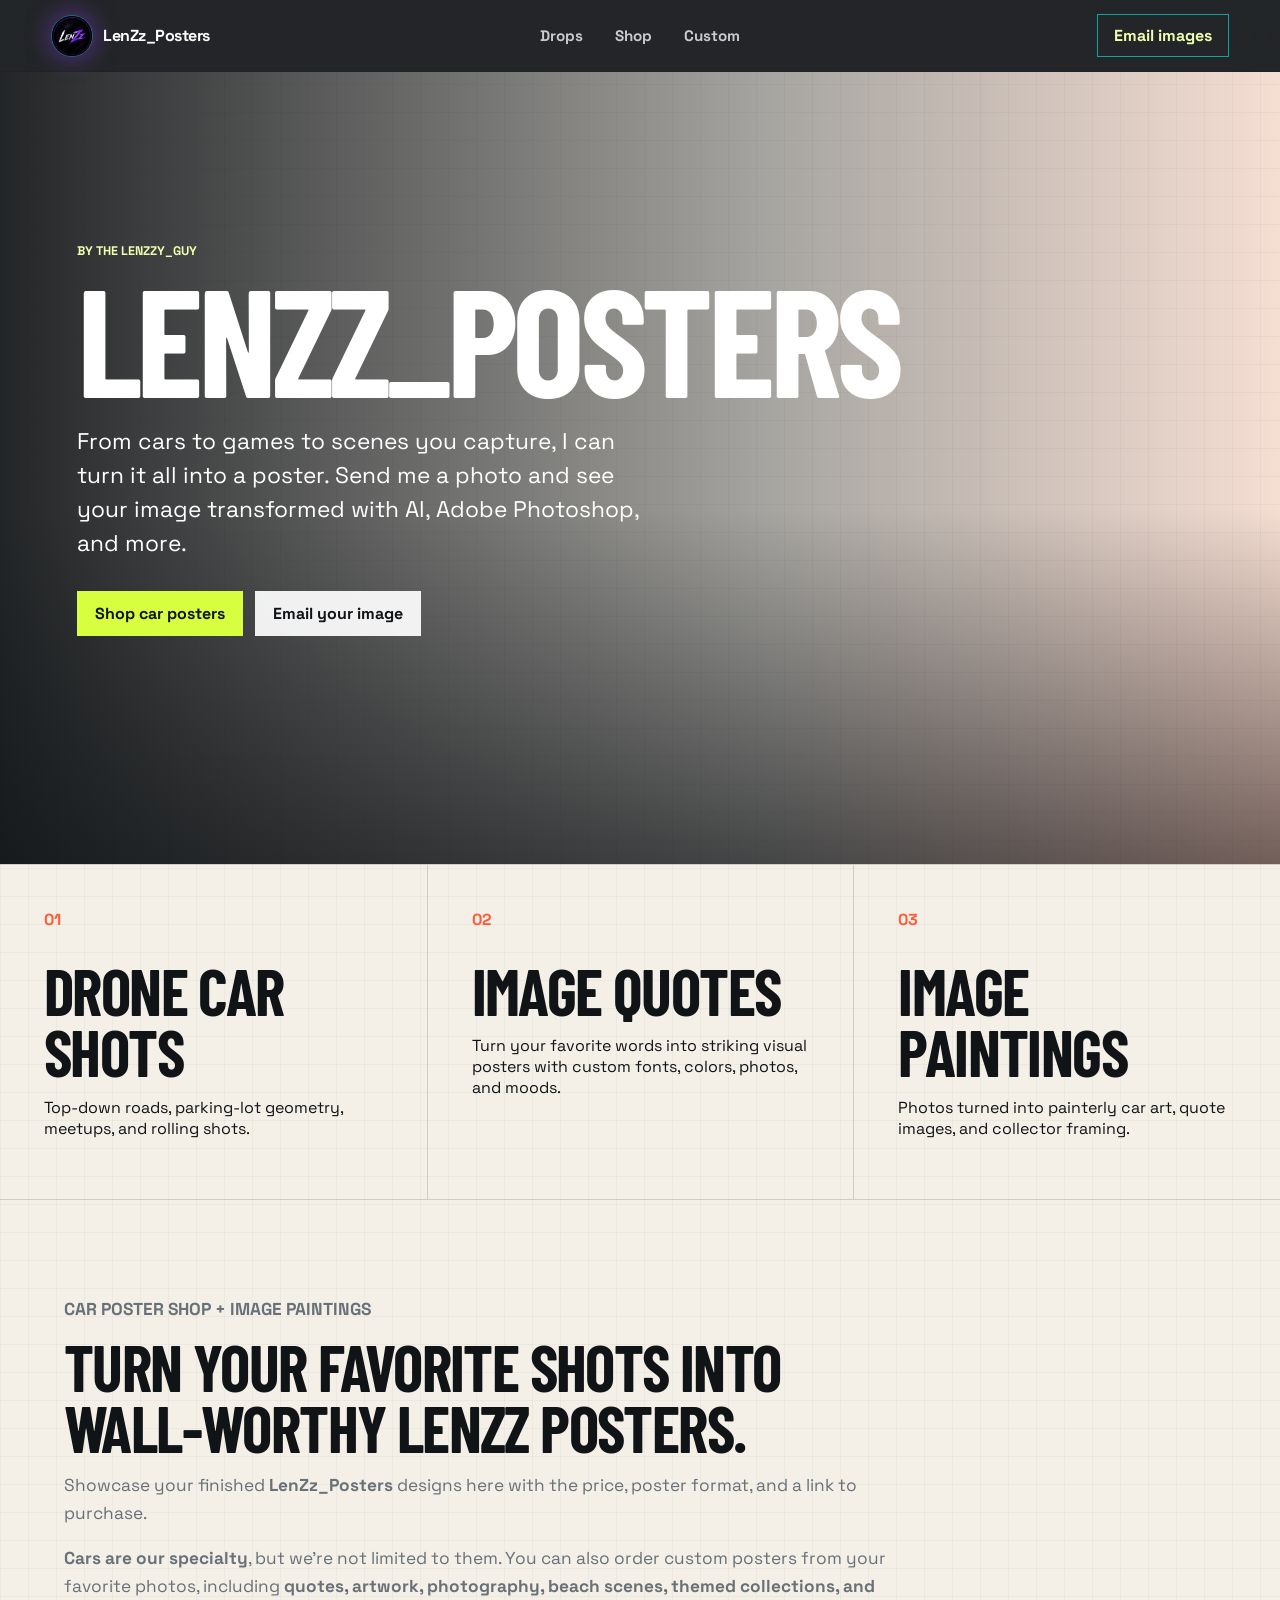
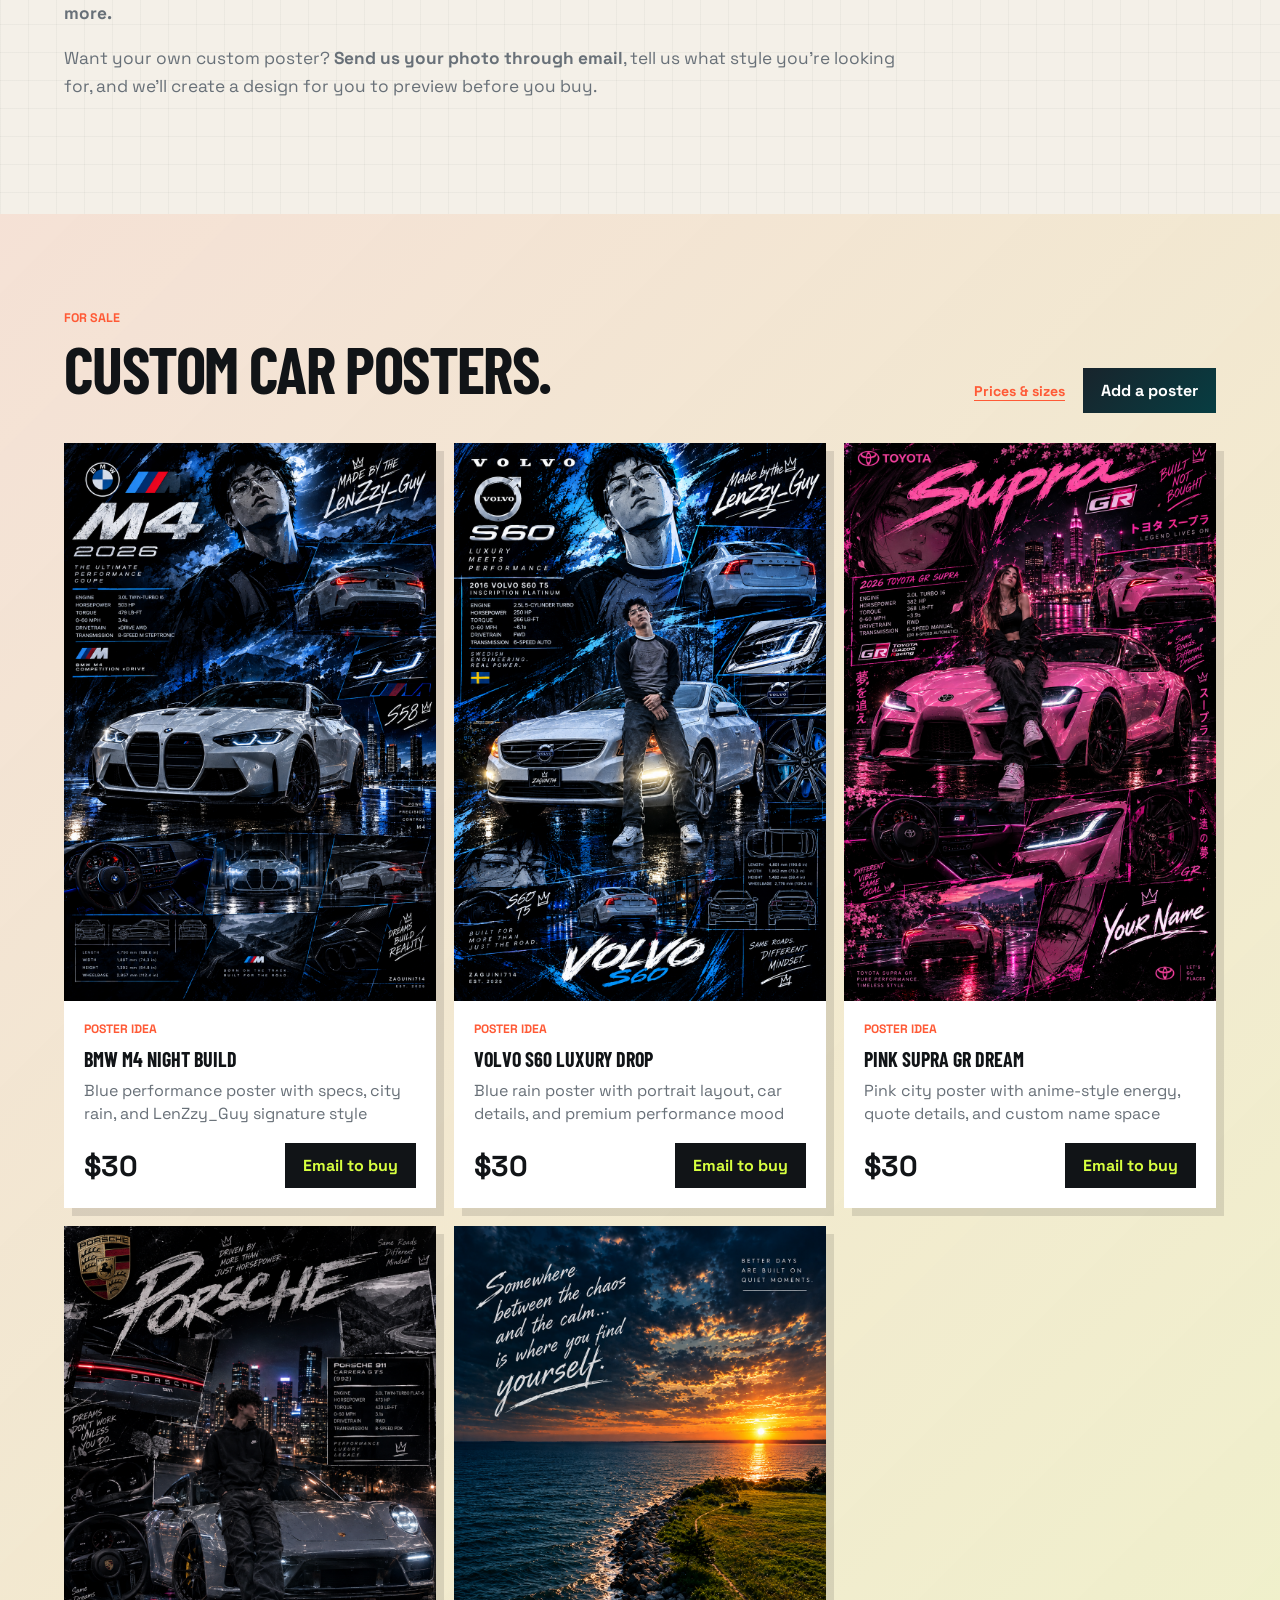
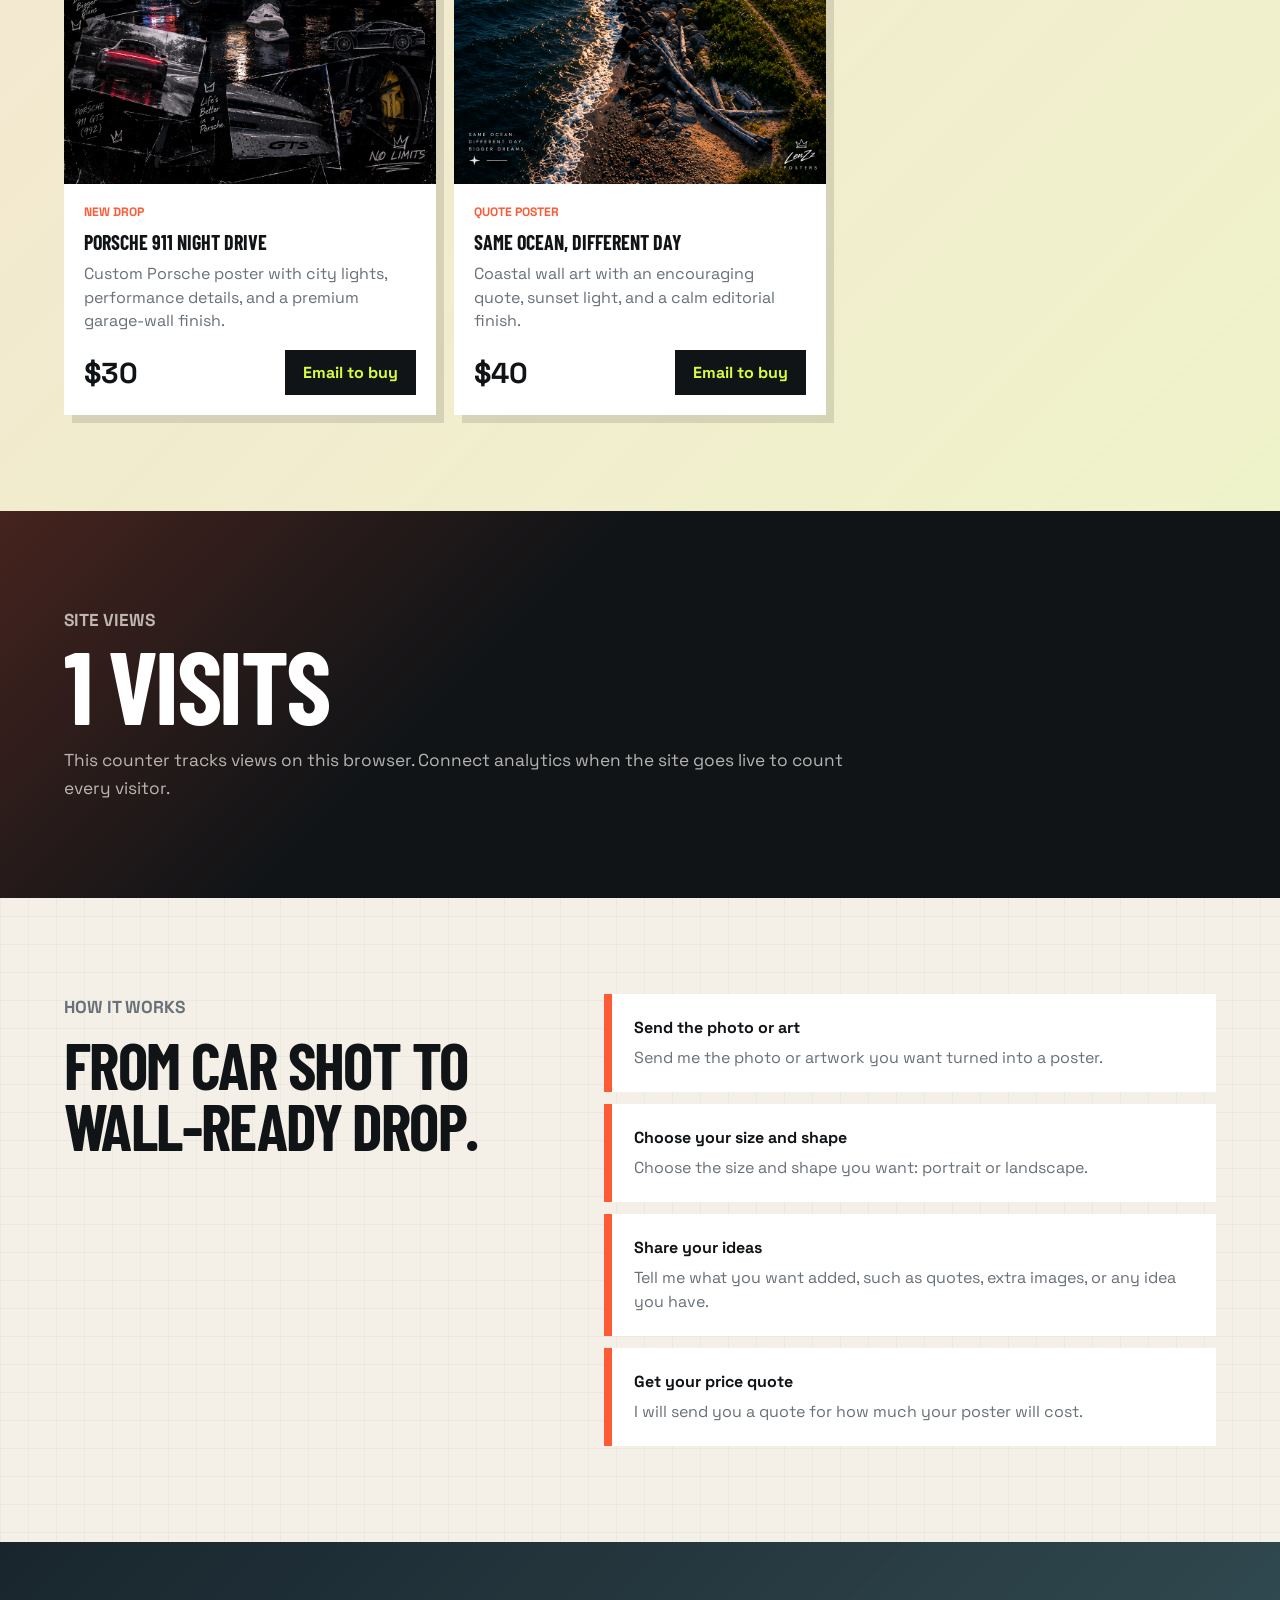
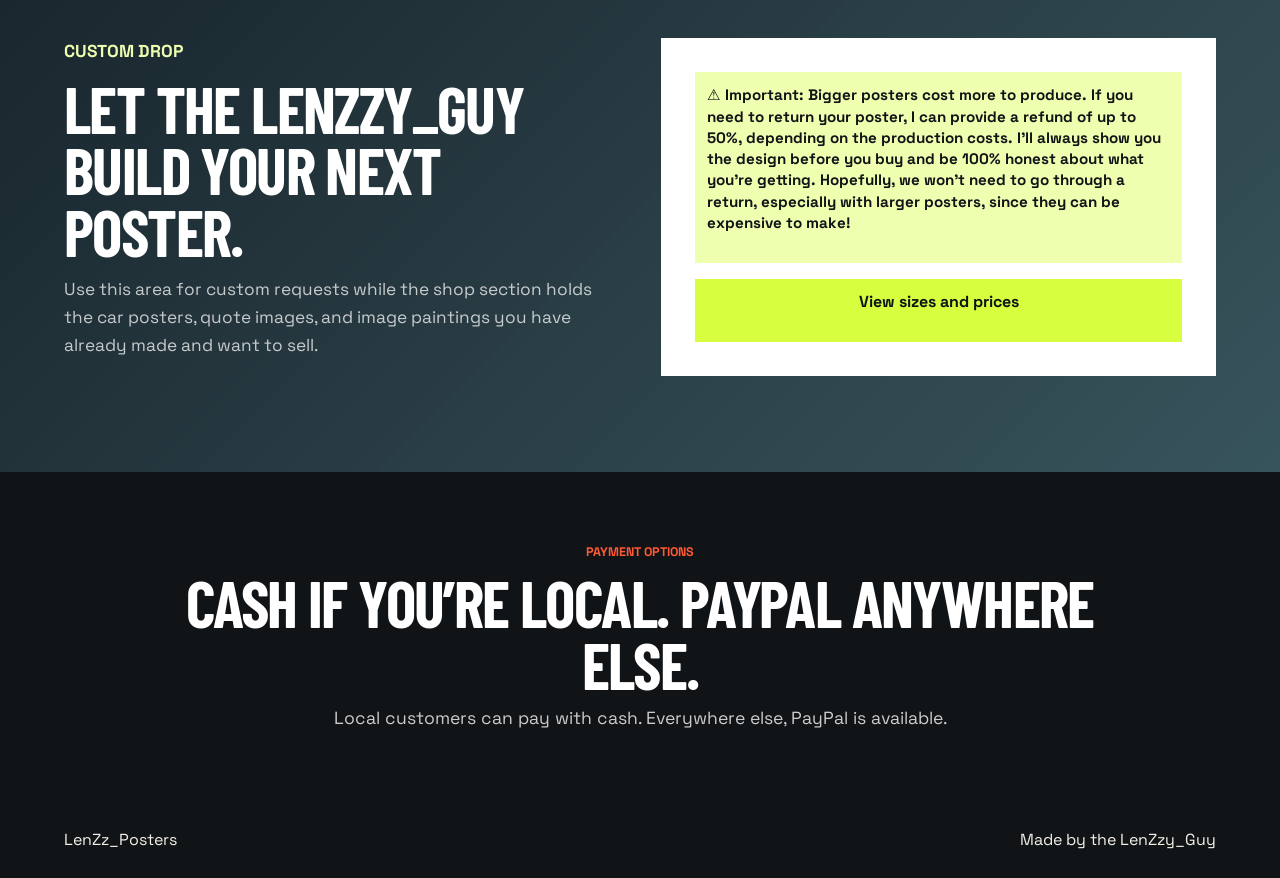
<file: index.html>
<!DOCTYPE html>
<html lang="en">
  <head>
    <meta charset="UTF-8" />
    <meta name="viewport" content="width=device-width, initial-scale=1.0" />
    <title>LenZz_Posters | Car Poster Drops</title>
    <meta
      name="description"
      content="LenZz_Posters by the LenZzy_Guy sells cinematic car posters, drone-shot edits, quote images, and image paintings."
    />
    <link rel="preconnect" href="https://images.unsplash.com" />
    <link rel="stylesheet" href="styles.css" />
  </head>
  <body class="is-loading">
    <div class="loader" aria-label="Loading LenZz Posters">
      <div class="loader-glow"></div>
      <img src="assets/lenzz-logo.png" alt="LenZz logo" />
      <p>Loading LenZz_Posters</p>
      <span></span>
    </div>

    <header class="site-header" aria-label="Primary navigation">
      <a class="brand-mark" href="#top" aria-label="LenZz_Posters home">
        <img class="brand-logo" src="assets/lenzz-logo.png" alt="" />
        <span>LenZz_Posters</span>
      </a>
      <nav class="nav-links" aria-label="Site sections">
        <a href="#drops">Drops</a>
        <a href="#shop">Shop</a>
        <a href="#custom">Custom</a>
      </nav>
      <a class="header-action" href="mailto:Zaguini757@outlook.com">Email images</a>
    </header>

    <main id="top">
      <section class="hero" aria-label="LenZz Posters introduction">
        <div class="hero-media" role="img" aria-label="Sports car on an open road"></div>
        <div class="hero-shade"></div>
        <div class="hero-content">
          <p class="eyebrow">By the LenZzy_Guy</p>
          <h1>LenZz_Posters</h1>
          <p class="hero-copy">
            From cars to games to scenes you capture, I can turn it all into a
            poster. Send me a photo and see your image transformed with AI,
            Adobe Photoshop, and more.
          </p>
          <div class="hero-actions">
            <a class="button primary" href="#shop">Shop car posters</a>
            <a class="button secondary" href="mailto:Zaguini757@outlook.com">Email your image</a>
          </div>
        </div>
      </section>

      <section class="drop-strip" id="drops" aria-label="Featured poster styles">
        <article>
          <span class="stat">01</span>
          <h2>Drone Car Shots</h2>
          <p>Top-down roads, parking-lot geometry, meetups, and rolling shots.</p>
        </article>
        <article>
          <span class="stat">02</span>
          <h2>Image Quotes</h2>
          <p>Turn your favorite words into striking visual posters with custom fonts, colors, photos, and moods.</p>
        </article>
        <article>
          <span class="stat">03</span>
          <h2>Image Paintings</h2>
          <p>Photos turned into painterly car art, quote images, and collector framing.</p>
        </article>
      </section>

      <section class="section-intro">
        <p class="eyebrow">Car poster shop + image paintings</p>
        <h2>Turn Your Favorite Shots Into Wall-Worthy LenZz Posters.</h2>
          <p>
            Showcase your finished <strong>LenZz_Posters</strong> designs here
            with the price, poster format, and a link to purchase.
          </p>
          <p>
            <strong>Cars are our specialty</strong>, but we're not limited to
            them. You can also order custom posters from your favorite photos,
            including <strong>quotes, artwork, photography, beach scenes,
            themed collections, and more.</strong>
          </p>
          <p>
            Want your own custom poster? <strong>Send us your photo through
            email</strong>, tell us what style you're looking for, and we'll
            create a design for you to preview before you buy.
          </p>
      </section>

      <section class="shop-section" id="shop" aria-label="Car posters for sale">
        <div class="shop-heading">
          <div>
            <p class="eyebrow">For sale</p>
            <h2>Custom Car Posters.</h2>
          </div>
          <div class="shop-heading-actions">
            <a class="text-link" href="sizes.html">Prices &amp; sizes</a>
            <a class="button secondary dark" href="#add-drop">Add a poster</a>
          </div>
        </div>

        <div class="shop-grid">
          <article class="sale-card poster-idea-card">
            <img
              src="assets/bmw-m4-poster-idea.png"
              alt="BMW M4 blue and black performance poster idea"
            />
            <div class="sale-info">
              <span class="tag">Poster Idea</span>
              <h3>BMW M4 Night Build</h3>
              <p>Blue performance poster with specs, city rain, and LenZzy_Guy signature style</p>
              <div class="price-row">
                <strong>$30</strong>
                <a href="mailto:Zaguini757@outlook.com">Email to buy</a>
              </div>
            </div>
          </article>

          <article class="sale-card poster-idea-card">
            <img
              src="assets/volvo-s60-poster-idea.png"
              alt="Volvo S60 blue and black luxury performance poster idea"
            />
            <div class="sale-info">
              <span class="tag">Poster Idea</span>
              <h3>Volvo S60 Luxury Drop</h3>
              <p>Blue rain poster with portrait layout, car details, and premium performance mood</p>
              <div class="price-row">
                <strong>$30</strong>
                <a href="mailto:Zaguini757@outlook.com">Email to buy</a>
              </div>
            </div>
          </article>

          <article class="sale-card poster-idea-card">
            <img
              src="assets/toyota-supra-poster-idea.png"
              alt="Toyota Supra pink city poster idea"
            />
            <div class="sale-info">
              <span class="tag">Poster Idea</span>
              <h3>Pink Supra GR Dream</h3>
              <p>Pink city poster with anime-style energy, quote details, and custom name space</p>
              <div class="price-row">
                <strong>$30</strong>
                <a href="mailto:Zaguini757@outlook.com">Email to buy</a>
              </div>
            </div>
          </article>

          <article class="sale-card poster-idea-card" id="add-drop">
            <img
              src="assets/ChatGPT%20Image%20Sep%2011,%202026,%2012_31_18%20PM.png"
              alt="Porsche 911 GT3S custom car poster with city lights and performance details"
            />
            <div class="sale-info">
              <span class="tag">New Drop</span>
              <h3>Porsche 911 Night Drive</h3>
              <p>Custom Porsche poster with city lights, performance details, and a premium garage-wall finish.</p>
              <div class="price-row">
                <strong>$30</strong>
                <a href="mailto:Zaguini757@outlook.com">Email to buy</a>
              </div>
            </div>
          </article>

          <article class="sale-card poster-idea-card">
            <img
              class="coastal-poster-image"
              src="assets/7f6ddce6-b43d-48e5-93f0-70e098652c6c.png"
              alt="Coastal sunset poster with quote text and LenZz Posters branding in the corners"
              loading="eager"
            />
            <div class="sale-info">
              <span class="tag">Quote Poster</span>
              <h3>Same Ocean, Different Day</h3>
              <p>Coastal wall art with an encouraging quote, sunset light, and a calm editorial finish.</p>
              <div class="price-row">
                <strong>$40</strong>
                <a href="mailto:Zaguini757@outlook.com">Email to buy</a>
              </div>
            </div>
          </article>
        </div>
      </section>

      <section class="views-section" aria-label="Site view counter">
        <div>
          <p class="eyebrow">Site views</p>
          <h2><span id="view-count">0</span> visits</h2>
          <p>
            This counter tracks views on this browser. Connect analytics when
            the site goes live to count every visitor.
          </p>
        </div>
      </section>

      <section class="process-band" aria-label="Poster creation process">
        <div class="process-copy">
          <p class="eyebrow">How it works</p>
          <h2>From car shot to wall-ready drop.</h2>
        </div>
        <ol class="steps">
          <li>
            <span>Send the photo or art</span>
            Send me the photo or artwork you want turned into a poster.
          </li>
          <li>
            <span>Choose your size and shape</span>
            Choose the size and shape you want: portrait or landscape.
          </li>
          <li>
            <span>Share your ideas</span>
            Tell me what you want added, such as quotes, extra images, or any idea you have.
          </li>
          <li>
            <span>Get your price quote</span>
            I will send you a quote for how much your poster will cost.
          </li>
        </ol>
      </section>

      <section class="custom-panel" id="custom" aria-label="Custom poster request">
        <div class="custom-copy">
          <p class="eyebrow">Custom drop</p>
          <h2>Let the LenZzy_Guy build your next poster.</h2>
          <p>
            Use this area for custom requests while the shop section holds the
            car posters, quote images, and image paintings you have already
            made and want to sell.
          </p>
        </div>
        <div class="custom-action">
          <p class="form-note">
            ⚠️ <strong>Important:</strong> Bigger posters cost more to produce.
            If you need to return your poster, I can provide a
            <strong>refund of up to 50%</strong>, depending on the production
            costs. I’ll always show you the design <strong>before you buy</strong>
            and be 100% honest about what you’re getting. Hopefully, we won’t
            need to go through a return, especially with larger posters, since
            they can be expensive to make!
          </p>
          <a class="button primary" href="sizes.html">View sizes and prices</a>
        </div>
      </section>
    </main>

    <section class="payment-banner" aria-label="Payment options">
      <p class="eyebrow">Payment options</p>
      <h2>Cash if you’re local. PayPal anywhere else.</h2>
      <p>Local customers can pay with cash. Everywhere else, PayPal is available.</p>
    </section>

    <footer class="site-footer">
      <span>LenZz_Posters</span>
      <span>Made by the LenZzy_Guy</span>
    </footer>

    <script src="script.js"></script>
  </body>
</html>
</file>
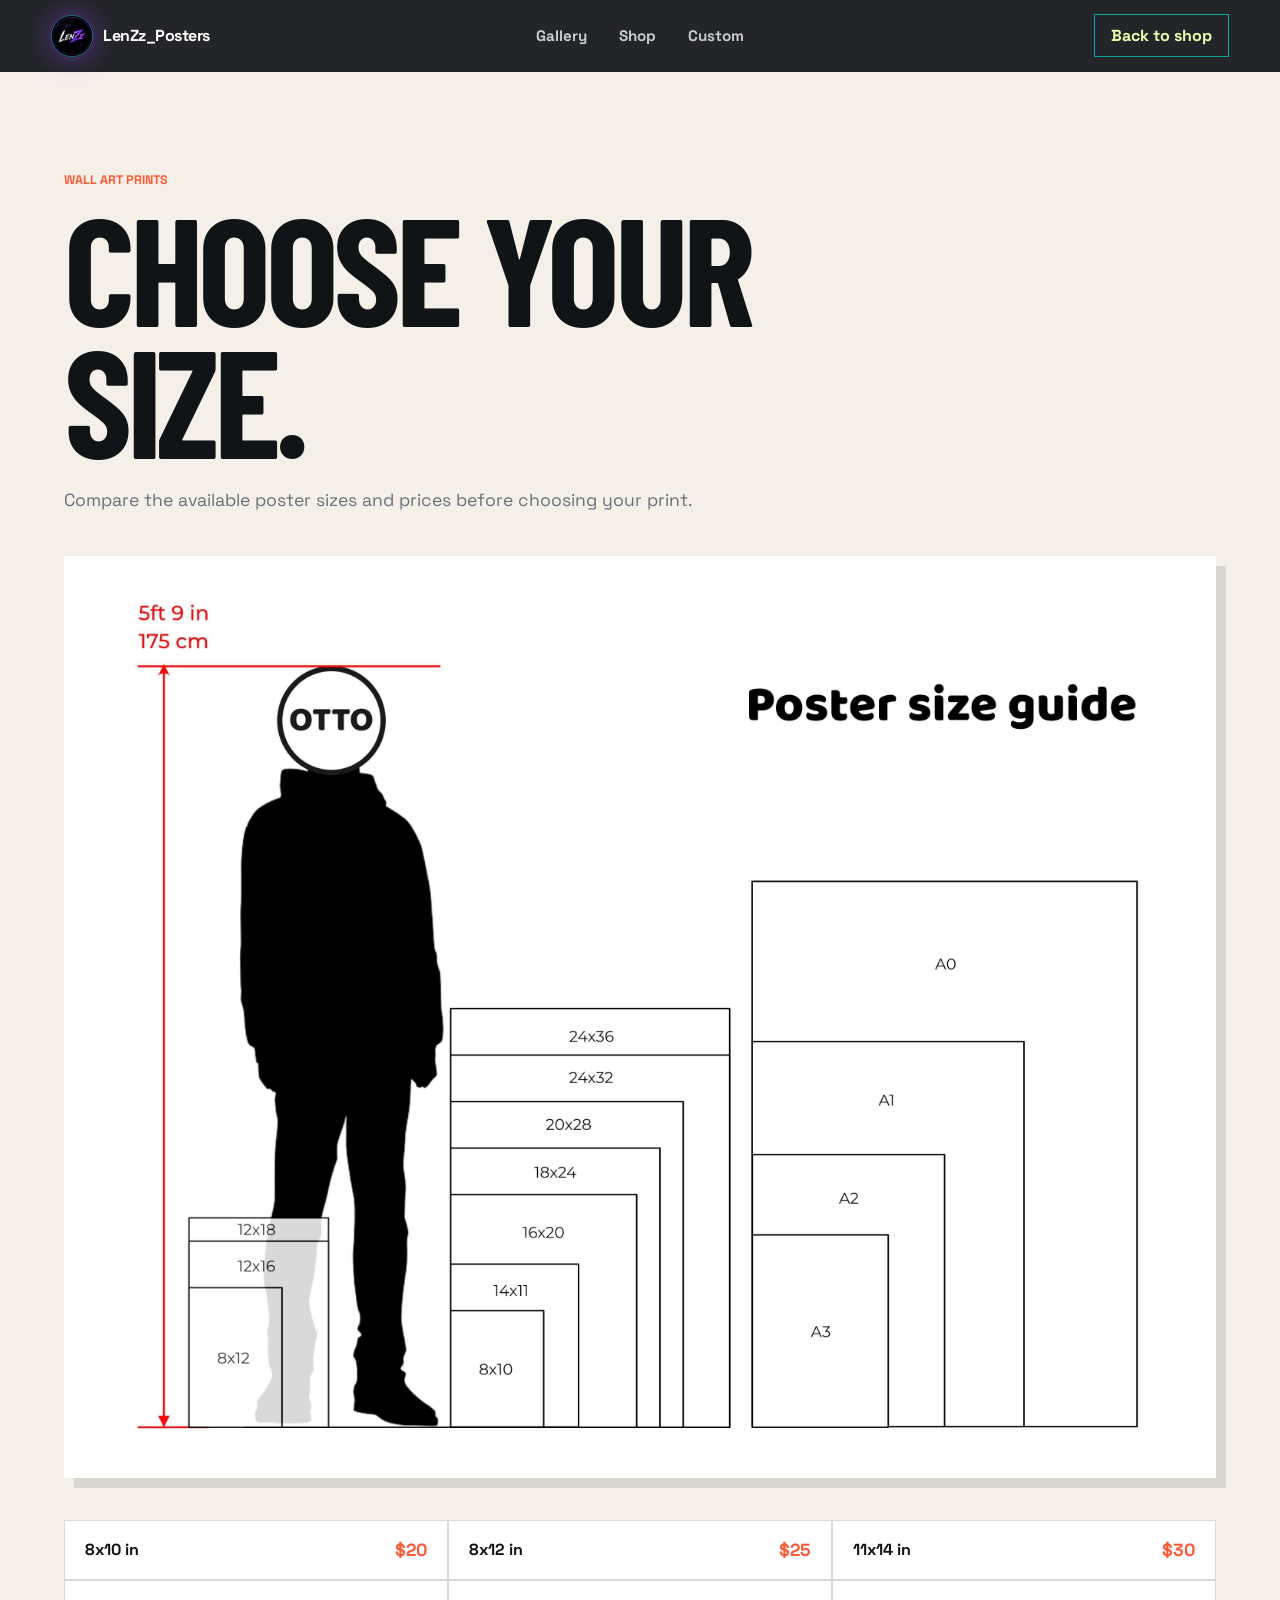
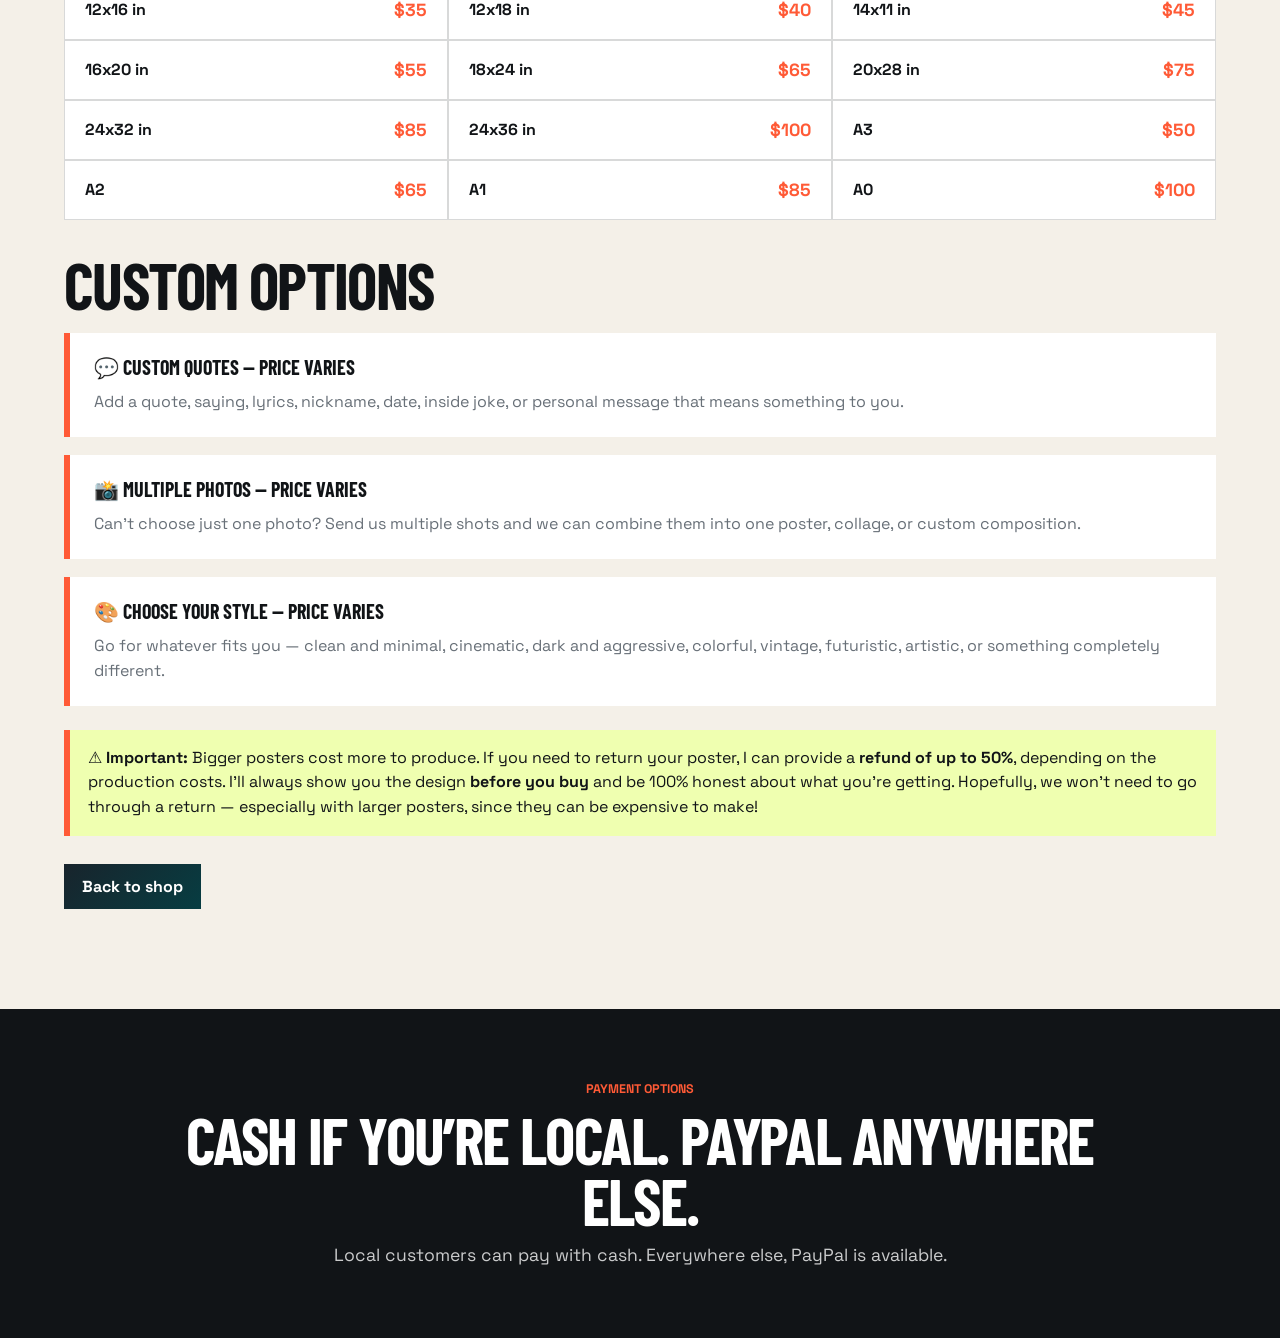
<file: sizes.html>
<!DOCTYPE html>
<html lang="en">
  <head>
    <meta charset="UTF-8" />
    <meta name="viewport" content="width=device-width, initial-scale=1.0" />
    <title>Poster Sizes | LenZz_Posters</title>
    <meta name="description" content="Poster print sizes and prices from LenZz_Posters." />
    <link rel="stylesheet" href="styles.css" />
  </head>
  <body class="sizes-page">
    <header class="site-header" aria-label="Primary navigation">
      <a class="brand-mark" href="index.html" aria-label="LenZz_Posters home">
        <img class="brand-logo" src="assets/lenzz-logo.png" alt="" />
        <span>LenZz_Posters</span>
      </a>
      <nav class="nav-links" aria-label="Site sections">
        <a href="index.html#gallery">Gallery</a>
        <a href="index.html#shop">Shop</a>
        <a href="index.html#custom">Custom</a>
      </nav>
      <a class="header-action" href="index.html#shop">Back to shop</a>
    </header>

    <main class="sizes-main">
      <div class="sizes-heading">
        <p class="eyebrow">Wall art prints</p>
        <h1>Choose your size.</h1>
        <p>Compare the available poster sizes and prices before choosing your print.</p>
      </div>

      <img
        class="sizes-image"
        src="assets/il_fullxfull.8115289535_mb5e.jpg"
        alt="Poster size guide showing standard, square, and A-series print sizes"
      />

      <div class="sizes-table" aria-label="Poster sizes and prices">
        <div><span>8x10 in</span><strong>$20</strong></div>
        <div><span>8x12 in</span><strong>$25</strong></div>
        <div><span>11x14 in</span><strong>$30</strong></div>
        <div><span>12x16 in</span><strong>$35</strong></div>
        <div><span>12x18 in</span><strong>$40</strong></div>
        <div><span>14x11 in</span><strong>$45</strong></div>
        <div><span>16x20 in</span><strong>$55</strong></div>
        <div><span>18x24 in</span><strong>$65</strong></div>
        <div><span>20x28 in</span><strong>$75</strong></div>
        <div><span>24x32 in</span><strong>$85</strong></div>
        <div><span>24x36 in</span><strong>$100</strong></div>
        <div><span>A3</span><strong>$50</strong></div>
        <div><span>A2</span><strong>$65</strong></div>
        <div><span>A1</span><strong>$85</strong></div>
        <div><span>A0</span><strong>$100</strong></div>
      </div>

      <section class="custom-options" aria-labelledby="custom-options-title">
        <h2 id="custom-options-title">Custom options</h2>
        <article>
          <h3>💬 Custom Quotes — Price varies</h3>
          <p>
            Add a quote, saying, lyrics, nickname, date, inside joke, or
            personal message that means something to you.
          </p>
        </article>
        <article>
          <h3>📸 Multiple Photos — Price varies</h3>
          <p>
            Can't choose just one photo? Send us multiple shots and we can
            combine them into one poster, collage, or custom composition.
          </p>
        </article>
        <article>
          <h3>🎨 Choose Your Style — Price varies</h3>
          <p>
            Go for whatever fits you — clean and minimal, cinematic, dark and
            aggressive, colorful, vintage, futuristic, artistic, or something
            completely different.
          </p>
        </article>
      </section>

      <p class="size-warning">
        <strong>⚠️ Important:</strong> Bigger posters cost more to produce. If
        you need to return your poster, I can provide a <strong>refund of up to
        50%</strong>, depending on the production costs. I’ll always show you
        the design <strong>before you buy</strong> and be 100% honest about what
        you’re getting. Hopefully, we won’t need to go through a return —
        especially with larger posters, since they can be expensive to make!
      </p>

      <a class="button secondary dark sizes-back" href="index.html#shop">Back to shop</a>
    </main>

    <section class="payment-banner" aria-label="Payment options">
      <p class="eyebrow">Payment options</p>
      <h2>Cash if you’re local. PayPal anywhere else.</h2>
      <p>Local customers can pay with cash. Everywhere else, PayPal is available.</p>
    </section>
  </body>
</html>
</file>
<file: styles.css>
@import url("https://fonts.googleapis.com/css2?family=Barlow+Condensed:wght@600;700;800&family=Space+Grotesk:wght@400;500;600;700&display=swap");

:root {
  --ink: #111417;
  --paper: #f4f0e8;
  --muted: #687078;
  --line: rgba(17, 20, 23, 0.16);
  --purple: #ff5a36;
  --deep-purple: #18242c;
  --teal: #d7ff3f;
  --cyan: #efffb0;
  --red: #ff5a36;
  --gold: #d7ff3f;
  --green: #38545b;
  --white: #ffffff;
}

* {
  box-sizing: border-box;
}

html {
  scroll-behavior: smooth;
}

body {
  margin: 0;
  background:
    linear-gradient(rgba(17, 20, 23, 0.035) 1px, transparent 1px),
    linear-gradient(90deg, rgba(17, 20, 23, 0.035) 1px, transparent 1px),
    var(--paper);
  background-size: 28px 28px;
  color: var(--ink);
  font-family: "Space Grotesk", ui-sans-serif, system-ui, sans-serif;
}

body.is-loading {
  overflow: hidden;
}

img {
  display: block;
  width: 100%;
}

a {
  color: inherit;
  text-decoration: none;
}

.loader {
  align-items: center;
  background:
    radial-gradient(circle at center, rgba(255, 90, 54, 0.18), transparent 32%),
    linear-gradient(135deg, #111417, #18242c 48%, #34494c);
  color: var(--white);
  display: flex;
  flex-direction: column;
  gap: 18px;
  inset: 0;
  justify-content: center;
  min-height: 100vh;
  opacity: 1;
  overflow: hidden;
  position: fixed;
  transition: opacity 0.7s ease, visibility 0.7s ease;
  visibility: visible;
  z-index: 999;
}

.loader::before,
.loader::after {
  border: 1px solid rgba(0, 214, 201, 0.22);
  border-radius: 50%;
  content: "";
  height: min(72vw, 720px);
  position: absolute;
  width: min(72vw, 720px);
}

.loader::before {
  animation: loader-orbit 4s linear infinite;
  border-top-color: var(--teal);
  box-shadow: 0 0 44px rgba(0, 214, 201, 0.2);
}

.loader::after {
  animation: loader-orbit 6s linear infinite reverse;
  border-bottom-color: var(--purple);
  height: min(58vw, 580px);
  width: min(58vw, 580px);
}

.loader img {
  animation: logo-pulse 1.7s ease-in-out infinite;
  border-radius: 50%;
  box-shadow:
    0 0 30px rgba(143, 61, 255, 0.78),
    0 0 70px rgba(0, 214, 201, 0.34);
  max-width: min(52vw, 320px);
  position: relative;
  width: 320px;
  z-index: 1;
}

.loader p {
  font-weight: 950;
  letter-spacing: 0;
  margin: 0;
  position: relative;
  text-transform: uppercase;
  z-index: 1;
}

.loader span {
  background: rgba(255, 255, 255, 0.12);
  display: block;
  height: 4px;
  overflow: hidden;
  position: relative;
  width: min(320px, 72vw);
  z-index: 1;
}

.loader span::after {
  animation: loader-bar 1.4s ease-in-out infinite;
  background: linear-gradient(90deg, var(--purple), var(--teal));
  content: "";
  inset: 0;
  position: absolute;
  transform: translateX(-100%);
}

.loader-glow {
  animation: loader-glow 3s ease-in-out infinite alternate;
  background: radial-gradient(circle, rgba(0, 214, 201, 0.2), transparent 58%);
  height: 80vh;
  position: absolute;
  width: 80vh;
}

body.loader-done .loader {
  opacity: 0;
  pointer-events: none;
  visibility: hidden;
}

.site-header {
  align-items: center;
  background: rgba(17, 20, 23, 0.92);
  backdrop-filter: blur(18px);
  border-bottom: 1px solid var(--line);
  color: var(--white);
  display: grid;
  gap: 18px;
  grid-template-columns: 1fr auto 1fr;
  left: 0;
  padding: 14px clamp(18px, 4vw, 54px);
  position: sticky;
  right: 0;
  top: 0;
  z-index: 10;
}

.brand-mark,
.nav-links,
.hero-actions,
.filter-controls,
.price-row,
.shop-heading,
.workflow-grid,
.site-footer {
  align-items: center;
  display: flex;
}

.brand-mark {
  font-weight: 900;
  gap: 10px;
  letter-spacing: -0.03em;
}

.brand-logo {
  border: 1px solid rgba(0, 214, 201, 0.42);
  border-radius: 50%;
  box-shadow: 0 0 24px rgba(143, 61, 255, 0.52);
  height: 42px;
  object-fit: cover;
  width: 42px;
}

.nav-links {
  gap: clamp(14px, 3vw, 32px);
  color: rgba(255, 255, 255, 0.76);
  font-size: 0.95rem;
  font-weight: 750;
}

.header-action {
  border: 1px solid rgba(0, 214, 201, 0.72);
  color: var(--cyan);
  font-weight: 850;
  justify-self: end;
  padding: 10px 16px;
}

.hero {
  min-height: 88vh;
  overflow: hidden;
  position: relative;
}

.hero-media {
  background-image: url("https://images.unsplash.com/photo-1503376780353-7e6692767b70?auto=format&fit=crop&w=1800&q=84");
  background-position: center;
  background-size: cover;
  inset: 0;
  position: absolute;
  transform: scale(1.02);
}

.hero-shade {
  background:
    linear-gradient(90deg, rgba(17, 20, 23, 0.92), rgba(17, 20, 23, 0.34) 60%, rgba(255, 90, 54, 0.12)),
    linear-gradient(0deg, rgba(17, 20, 23, 0.66), transparent 45%);
  inset: 0;
  position: absolute;
}

.hero-content {
  color: var(--white);
  max-width: 740px;
  padding: 19vh clamp(20px, 6vw, 80px) 12vh;
  position: relative;
}

.eyebrow {
  color: var(--red);
  font-size: 0.78rem;
  font-weight: 950;
  letter-spacing: 0;
  margin: 0 0 12px;
  text-transform: uppercase;
}

.hero .eyebrow {
  color: var(--cyan);
}

h1,
h2,
h3,
p {
  margin-top: 0;
}

h1,
h2,
h3 {
  font-family: "Barlow Condensed", Impact, sans-serif;
  text-transform: uppercase;
}

h1 {
  font-size: clamp(4rem, 12vw, 10.5rem);
  letter-spacing: -0.035em;
  line-height: 0.86;
  margin-bottom: 22px;
  max-width: 980px;
}

h2 {
  font-size: clamp(2rem, 5vw, 4.4rem);
  letter-spacing: -0.025em;
  line-height: 0.96;
  margin-bottom: 14px;
}

h3 {
  font-size: 1.25rem;
  letter-spacing: 0;
  margin-bottom: 8px;
}

.hero-copy {
  font-size: clamp(1.08rem, 2vw, 1.42rem);
  line-height: 1.5;
  max-width: 610px;
}

.button,
.filter-button,
.price-row button,
.price-row a,
.sale-card > button,
.sale-card > a {
  border: 0;
  cursor: pointer;
  display: inline-flex;
  font: inherit;
  font-weight: 900;
  justify-content: center;
  min-height: 44px;
  padding: 12px 18px;
}

.button.primary {
  background: var(--teal);
  color: var(--ink);
}

.button.secondary {
  background: rgba(255, 255, 255, 0.92);
  color: var(--ink);
}

.button.secondary.dark {
  background: linear-gradient(135deg, var(--deep-purple), #073d42);
  color: var(--white);
}

.hero-actions {
  flex-wrap: wrap;
  gap: 12px;
  margin-top: 30px;
}

.drop-strip {
  border-bottom: 1px solid var(--line);
  border-top: 1px solid var(--line);
  display: grid;
  grid-template-columns: repeat(3, 1fr);
}

.drop-strip article {
  min-height: 210px;
  padding: clamp(24px, 4vw, 44px);
}

.drop-strip article + article {
  border-left: 1px solid var(--line);
}

.stat {
  color: var(--red);
  display: block;
  font-weight: 950;
  margin-bottom: 30px;
}

.section-intro,
.gallery-shell,
.shop-section,
.workflow-section,
.views-section,
.process-band,
.custom-panel {
  padding: clamp(48px, 8vw, 96px) clamp(18px, 5vw, 70px);
}

.section-intro {
  max-width: 960px;
}

.section-intro p,
.custom-copy p,
.process-copy p {
  color: var(--muted);
  font-size: 1.08rem;
  line-height: 1.6;
}

.gallery-shell {
  background:
    linear-gradient(135deg, rgba(255, 90, 54, 0.18), transparent 35%),
    #111417;
  color: var(--white);
}

.gallery-topline,
.shop-heading {
  display: flex;
  gap: 22px;
  justify-content: space-between;
  margin-bottom: 30px;
}

.filter-controls {
  align-self: end;
  background: rgba(255, 255, 255, 0.08);
  flex-wrap: wrap;
  gap: 6px;
  padding: 6px;
}

.filter-button {
  background: transparent;
  color: rgba(255, 255, 255, 0.7);
  min-height: 38px;
  padding: 8px 12px;
}

.filter-button.active {
  background: var(--teal);
  color: var(--ink);
}

.poster-grid,
.shop-grid {
  display: grid;
  gap: 18px;
  grid-template-columns: repeat(3, minmax(0, 1fr));
}

.poster-card,
.sale-card {
  background: var(--white);
  color: var(--ink);
  min-height: 420px;
  overflow: hidden;
  box-shadow: 8px 8px 0 rgba(17, 20, 23, 0.12);
}

.poster-card {
  display: grid;
  grid-template-rows: minmax(280px, 1fr) auto;
}

.poster-card.tall {
  grid-row: span 2;
}

.poster-card img,
.sale-card img {
  height: 100%;
  object-fit: cover;
}

.poster-info,
.sale-info {
  padding: 20px;
}

.poster-info span,
.tag {
  color: var(--purple);
  display: block;
  font-size: 0.76rem;
  font-weight: 950;
  margin-bottom: 10px;
  text-transform: uppercase;
}

.poster-info p,
.sale-info p {
  color: var(--muted);
  line-height: 1.45;
  margin-bottom: 0;
}

.quote-panel {
  background: #d7ff3f;
}

.quote-art {
  align-items: center;
  background:
    linear-gradient(135deg, rgba(17, 20, 23, 0.84), rgba(255, 90, 54, 0.58)),
    url("https://images.unsplash.com/photo-1517524008697-84bbe3c3fd98?auto=format&fit=crop&w=900&q=80");
  background-position: center;
  background-size: cover;
  color: var(--white);
  display: flex;
  flex-direction: column;
  justify-content: center;
  min-height: 310px;
  padding: 28px;
  text-align: center;
}

.quote-art p {
  font-size: clamp(1.7rem, 4vw, 3.2rem);
  font-weight: 950;
  line-height: 0.98;
  margin-bottom: 18px;
}

.quote-art span {
  font-weight: 850;
}

.poster-card.is-hidden {
  display: none;
}

.shop-section {
  background:
    linear-gradient(135deg, rgba(255, 90, 54, 0.1), rgba(215, 255, 63, 0.18)),
    var(--paper);
}

.shop-heading {
  align-items: flex-end;
}

.shop-heading-actions {
  align-items: center;
  display: flex;
  gap: 18px;
}

.text-link {
  color: var(--red);
  font-size: 0.88rem;
  font-weight: 800;
  text-decoration: underline;
  text-underline-offset: 4px;
}

.sale-card {
  display: grid;
  grid-template-rows: 280px auto;
}

.poster-idea-card {
  grid-template-rows: auto auto;
}

.poster-idea-card img {
  aspect-ratio: 2 / 3;
  background: var(--paper);
  display: block;
  height: auto;
  object-fit: contain;
  object-position: center;
  width: 100%;
}

.coastal-poster-image {
  aspect-ratio: 2 / 3;
  background: var(--paper);
  height: auto !important;
  object-fit: contain !important;
}

.size-guide-card {
  grid-column: 1 / -1;
  grid-template-rows: auto auto;
}

.size-guide-card img {
  background: #111417;
  height: auto;
  object-fit: contain;
  max-height: 720px;
}

.size-price-list {
  display: grid;
  gap: 8px;
  grid-template-columns: repeat(3, minmax(0, 1fr));
  margin-top: 16px;
}

.size-price-list div {
  align-items: center;
  background: var(--paper);
  border: 1px solid var(--line);
  display: flex;
  justify-content: space-between;
  padding: 11px 13px;
}

.size-price-list span {
  font-size: 0.85rem;
  font-weight: 700;
}

.size-price-list strong {
  color: var(--red);
  font-size: 1rem;
}

.workflow-size-guide {
  align-items: center;
  background: var(--white);
  display: grid;
  gap: clamp(24px, 5vw, 64px);
  grid-template-columns: minmax(0, 1fr) minmax(280px, 0.8fr);
  margin: 34px 0 12px;
  padding: clamp(20px, 4vw, 42px);
}

.workflow-size-copy h3 {
  font-size: clamp(2rem, 4vw, 3.5rem);
  margin-bottom: 10px;
}

.workflow-size-copy > p {
  color: var(--muted);
  line-height: 1.5;
  max-width: 540px;
}

.workflow-size-guide .button {
  margin-top: 18px;
}

.workflow-size-guide > img {
  background: #111417;
  height: 100%;
  max-height: 500px;
  object-fit: contain;
}

.sizes-page {
  background: var(--paper);
  min-height: 100vh;
}

.sizes-page .site-header {
  position: sticky;
}

.sizes-main {
  margin: 0 auto;
  max-width: 1320px;
  padding: clamp(48px, 8vw, 100px) clamp(18px, 5vw, 70px);
}

.sizes-heading {
  max-width: 760px;
}

.sizes-heading p:not(.eyebrow) {
  color: var(--muted);
  font-size: 1.1rem;
  line-height: 1.6;
}

.sizes-image {
  background: var(--white);
  box-shadow: 10px 10px 0 rgba(17, 20, 23, 0.12);
  margin: 42px 0;
  width: 100%;
}

.sizes-table {
  background: var(--white);
  display: grid;
  grid-template-columns: repeat(3, minmax(0, 1fr));
}

.sizes-table div {
  align-items: center;
  border: 1px solid var(--line);
  display: flex;
  justify-content: space-between;
  padding: 18px 20px;
}

.sizes-table span {
  font-weight: 700;
}

.sizes-table strong {
  color: var(--red);
  font-size: 1.1rem;
}

.custom-options {
  display: grid;
  gap: 18px;
  margin-top: 34px;
}

.custom-options h2 {
  margin: 0;
}

.custom-options article {
  background: var(--white);
  border-left: 6px solid var(--red);
  padding: 22px 24px;
}

.custom-options h3 {
  margin: 0;
}

.custom-options p {
  color: var(--muted);
  line-height: 1.55;
  margin: 10px 0 0;
}

.size-warning {
  background: #efffb0;
  border-left: 6px solid var(--red);
  line-height: 1.55;
  margin: 24px 0 0;
  padding: 16px 18px;
}

.sizes-back {
  margin-top: 28px;
}

.payment-banner {
  background: var(--ink);
  color: var(--white);
  padding: clamp(36px, 6vw, 72px) clamp(18px, 5vw, 70px);
  text-align: center;
}

.payment-banner h2 {
  color: var(--white);
  font-size: clamp(2rem, 5vw, 4.5rem);
  margin: 8px auto 12px;
  max-width: 1000px;
}

.payment-banner p:last-child {
  color: rgba(255, 255, 255, 0.78);
  font-size: 1.1rem;
  margin: 0 auto;
  max-width: 680px;
}

.tool-card {
  background:
    linear-gradient(135deg, rgba(17, 19, 24, 0.85), rgba(217, 47, 39, 0.58)),
    url("https://images.unsplash.com/photo-1518779578993-ec3579fee39f?auto=format&fit=crop&w=900&q=82");
  background-position: center;
  background-size: cover;
  color: var(--white);
  display: flex;
  flex-direction: column;
  justify-content: flex-end;
  min-height: 280px;
  padding: 24px;
}

.tool-card .tag {
  color: #ffcf5b;
}

.tool-card p {
  color: rgba(255, 255, 255, 0.8);
  line-height: 1.5;
  margin-bottom: 0;
}

.price-row {
  justify-content: space-between;
  margin-top: 18px;
}

.price-row strong {
  font-size: 1.8rem;
}

.price-row button,
.price-row a,
.sale-card > button,
.sale-card > a {
  background: var(--ink);
  color: var(--teal);
  min-width: 88px;
}

.add-card {
  background: var(--ink);
  color: var(--paper);
  display: flex;
  flex-direction: column;
  justify-content: space-between;
  padding: 24px;
}

.add-card p {
  color: rgba(247, 243, 235, 0.72);
  line-height: 1.55;
}

.workflow-section {
  background: var(--paper);
}

.workflow-grid {
  align-items: stretch;
  display: grid;
  gap: 16px;
  grid-template-columns: repeat(4, minmax(0, 1fr));
  margin-top: 28px;
}

.workflow-grid article {
  background: var(--white);
  border-top: 6px solid var(--teal);
  padding: 24px;
}

.workflow-grid span {
  color: var(--green);
  display: block;
  font-weight: 950;
  margin-bottom: 22px;
}

.workflow-grid p {
  color: var(--muted);
  line-height: 1.55;
  margin-bottom: 0;
}

.views-section {
  background:
    linear-gradient(135deg, rgba(255, 90, 54, 0.22), transparent 38%),
    var(--ink);
  color: var(--paper);
}

.views-section div {
  max-width: 780px;
}

.views-section h2 {
  color: var(--white);
  font-size: clamp(3rem, 8vw, 7rem);
}

.views-section p {
  color: rgba(247, 243, 235, 0.72);
  font-size: 1.08rem;
  line-height: 1.6;
  margin-bottom: 0;
}

.process-band {
  align-items: start;
  display: grid;
  gap: 40px;
  grid-template-columns: 0.9fr 1.1fr;
}

.steps {
  display: grid;
  gap: 12px;
  list-style: none;
  margin: 0;
  padding: 0;
}

.steps li {
  background: var(--white);
  border-left: 8px solid var(--purple);
  color: var(--muted);
  line-height: 1.5;
  padding: 22px;
}

.steps span {
  color: var(--ink);
  display: block;
  font-weight: 950;
  margin-bottom: 6px;
}

.custom-panel {
  background:
    linear-gradient(135deg, rgba(24, 36, 44, 0.98), rgba(56, 84, 91, 0.96)),
    var(--green);
  color: var(--white);
  display: grid;
  gap: 42px;
  grid-template-columns: 1fr 1fr;
}

.custom-panel .eyebrow {
  color: var(--cyan);
}

.custom-copy p {
  color: rgba(255, 255, 255, 0.74);
}

.custom-action {
  background: var(--white);
  color: var(--ink);
  display: grid;
  gap: 16px;
  padding: clamp(22px, 4vw, 34px);
}

.form-note {
  background: #efffb0;
  color: var(--ink);
  font-size: 0.95rem;
  font-weight: 850;
  line-height: 1.4;
  margin: 0;
  padding: 12px;
}

@keyframes loader-orbit {
  to {
    transform: rotate(360deg);
  }
}

@keyframes logo-pulse {
  0%,
  100% {
    transform: scale(1);
  }

  50% {
    transform: scale(1.04);
  }
}

@keyframes loader-bar {
  to {
    transform: translateX(100%);
  }
}

@keyframes loader-glow {
  from {
    transform: scale(0.82);
  }

  to {
    transform: scale(1.12);
  }
}

.site-footer {
  background: var(--ink);
  color: var(--paper);
  justify-content: space-between;
  padding: 28px clamp(18px, 5vw, 70px);
}

@media (max-width: 850px) {
  .site-header {
    grid-template-columns: 1fr;
  }

  .header-action {
    justify-self: start;
  }

  .hero {
    min-height: 78vh;
  }

  .drop-strip,
  .poster-grid,
  .shop-grid,
  .workflow-grid,
  .process-band,
  .custom-panel {
    grid-template-columns: 1fr;
  }

  .drop-strip article + article {
    border-left: 0;
    border-top: 1px solid var(--line);
  }

  .gallery-topline,
  .shop-heading,
  .site-footer {
    align-items: flex-start;
    flex-direction: column;
  }

  .shop-heading-actions {
    align-items: flex-start;
    flex-direction: column;
    gap: 12px;
  }

  .poster-card.tall {
    grid-row: auto;
  }

  .workflow-size-guide {
    grid-template-columns: 1fr;
  }

  .size-price-list {
    grid-template-columns: repeat(2, minmax(0, 1fr));
  }
}
</file>
